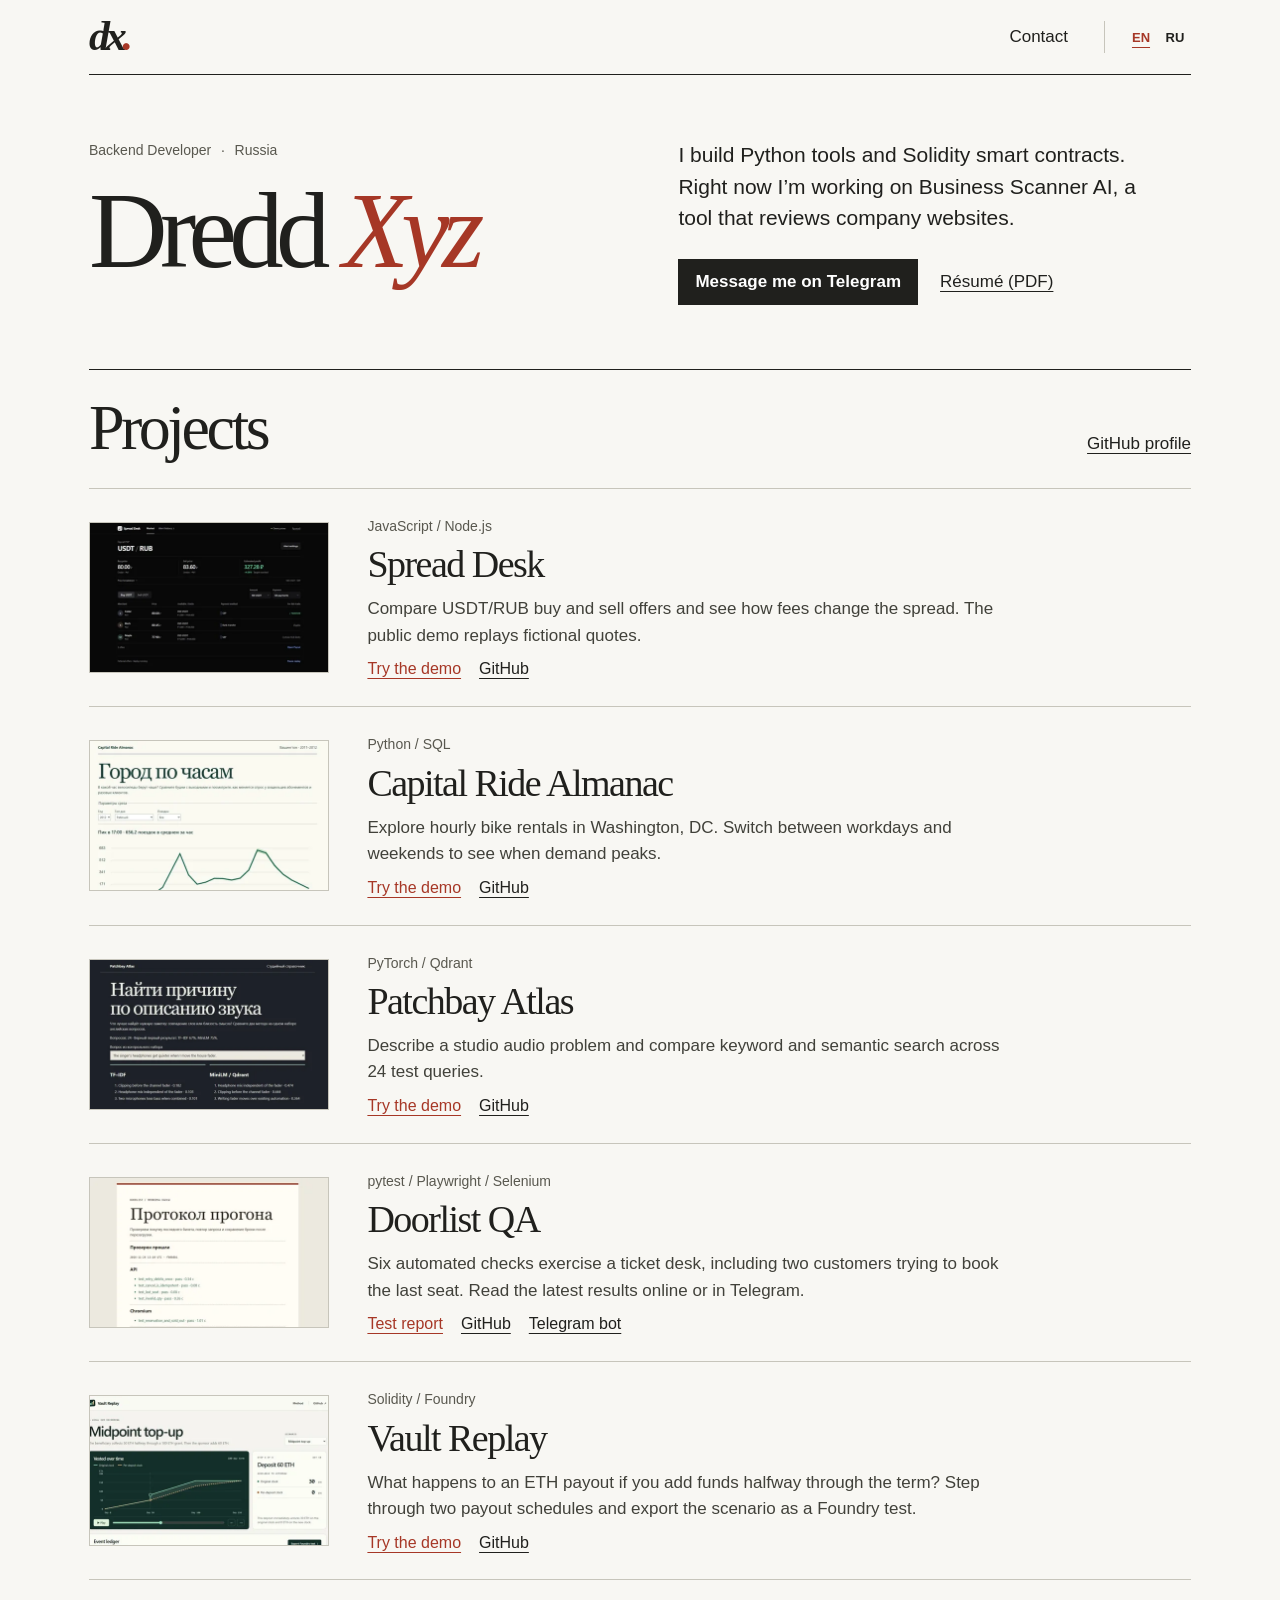
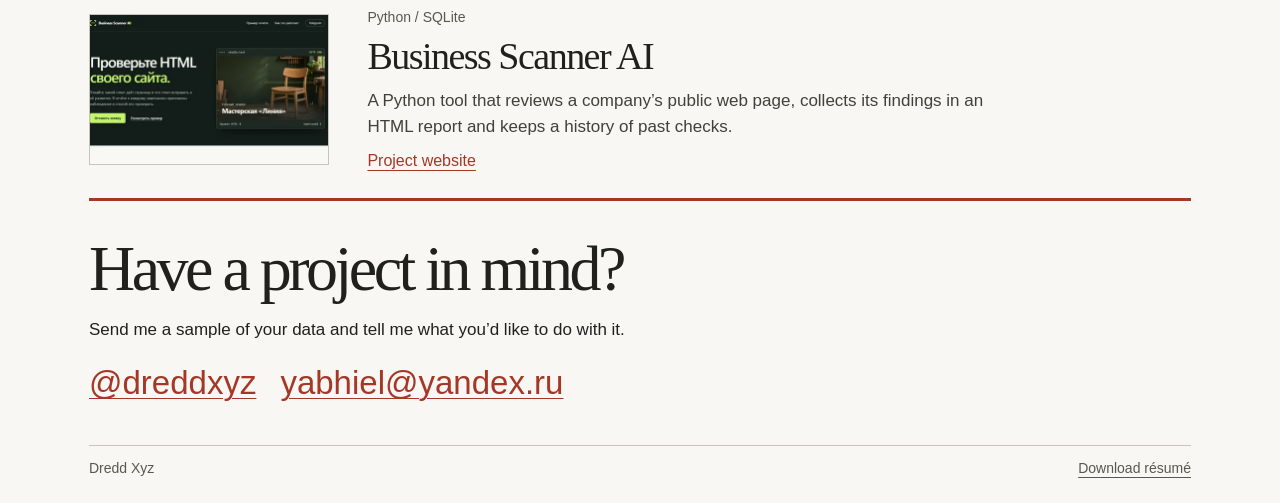
<file: index.html>
<!doctype html>
<html lang="en">
<head>
  <meta charset="utf-8"><meta name="viewport" content="width=device-width,initial-scale=1">
  <meta name="theme-color" content="#f8f7f3">
  <meta name="description" content="Dredd Xyz, a backend developer based in Russia. Explore Python and Solidity projects, view my résumé or get in touch.">
  <title>Dredd Xyz — Backend Developer</title>
  <link rel="stylesheet" href="/style.css">
  <link rel="alternate" hreflang="en" href="https://dreddxyz.github.io/">
  <link rel="alternate" hreflang="ru" href="https://dreddxyz.github.io/ru/">
  <link rel="alternate" hreflang="x-default" href="https://dreddxyz.github.io/">
</head>
<body>
<a class="skip" href="#work">Skip to projects</a>
<div class="page">
<header class="mast">
  <a class="signature" href="./" aria-label="Dredd Xyz, home">dx<span>.</span></a>
  <div class="mast-links">
    <nav aria-label="Sections"><a href="#contact">Contact</a></nav>
    <nav class="languages" aria-label="Site language"><a lang="en" hreflang="en" href="/" aria-current="page" aria-label="English">EN</a><a lang="ru" hreflang="ru" href="/ru/" aria-label="Русский">RU</a></nav>
  </div>
</header>
<main>
<section class="intro" aria-labelledby="name">
  <div class="intro-title">
    <p class="location">Backend Developer <span>·</span> Russia</p>
    <h1 id="name">Dredd <em>Xyz</em></h1>
  </div>
  <div class="intro-copy">
    <p class="statement">I build Python tools and Solidity smart contracts. Right now I’m working on Business Scanner AI, a tool that reviews company websites.</p>
    <div class="actions"><a class="primary" href="https://t.me/dreddxyz">Message me on Telegram</a><a class="text-link" href="/resume-en.pdf">Résumé (PDF)</a></div>
  </div>
</section>
<section id="work"><div class="section-head"><h2>Projects</h2><a class="text-link" href="https://github.com/dreddxyz">GitHub profile</a></div>
  <article class="project-entry">
    <a class="project-preview" href="https://dreddxyz.github.io/spread-desk/" aria-label="Open Spread Desk"><img src="/previews/spread-desk.webp" alt="" width="480" height="300" decoding="async"></a>
    <div><small>JavaScript / Node.js</small><h3>Spread Desk</h3><p>Compare USDT/RUB buy and sell offers and see how fees change the spread. The public demo replays fictional quotes.</p><div class="links"><a href="https://dreddxyz.github.io/spread-desk/">Try the demo</a> <a href="https://github.com/dreddxyz/spread-desk">GitHub</a></div></div>
  </article>
  <article class="project-entry">
    <a class="project-preview" href="https://dreddxyz.github.io/capital-ride-almanac/" aria-label="Open Capital Ride Almanac"><img src="/previews/capital-ride-almanac.webp" alt="" width="480" height="300" decoding="async"></a>
    <div><small>Python / SQL</small><h3>Capital Ride Almanac</h3><p>Explore hourly bike rentals in Washington, DC. Switch between workdays and weekends to see when demand peaks.</p><div class="links"><a href="https://dreddxyz.github.io/capital-ride-almanac/">Try the demo</a> <a href="https://github.com/dreddxyz/capital-ride-almanac">GitHub</a></div></div>
  </article>
  <article class="project-entry">
    <a class="project-preview" href="https://dreddxyz.github.io/patchbay-atlas/" aria-label="Open Patchbay Atlas"><img src="/previews/patchbay-atlas.webp" alt="" width="480" height="300" decoding="async"></a>
    <div><small>PyTorch / Qdrant</small><h3>Patchbay Atlas</h3><p>Describe a studio audio problem and compare keyword and semantic search across 24 test queries.</p><div class="links"><a href="https://dreddxyz.github.io/patchbay-atlas/">Try the demo</a> <a href="https://github.com/dreddxyz/patchbay-atlas">GitHub</a></div></div>
  </article>
  <article class="project-entry">
    <a class="project-preview" href="https://dreddxyz.github.io/doorlist-qa/" aria-label="Open Doorlist QA"><img src="/previews/doorlist-qa.webp" alt="" width="480" height="300" decoding="async"></a>
    <div><small>pytest / Playwright / Selenium</small><h3>Doorlist QA</h3><p>Six automated checks exercise a ticket desk, including two customers trying to book the last seat. Read the latest results online or in Telegram.</p><div class="links"><a href="https://dreddxyz.github.io/doorlist-qa/">Test report</a> <a href="https://github.com/dreddxyz/doorlist-qa">GitHub</a> <a href="https://t.me/DoorListQABot">Telegram bot</a></div></div>
  </article>
  <article class="project-entry">
    <a class="project-preview" href="https://dreddxyz.github.io/secure-vault/" aria-label="Open Vault Replay"><img src="/previews/secure-vault.webp" alt="" width="480" height="300" decoding="async"></a>
    <div><small>Solidity / Foundry</small><h3>Vault Replay</h3><p>What happens to an ETH payout if you add funds halfway through the term? Step through two payout schedules and export the scenario as a Foundry test.</p><div class="links"><a href="https://dreddxyz.github.io/secure-vault/">Try the demo</a> <a href="https://github.com/dreddxyz/secure-vault">GitHub</a></div></div>
  </article>
  <article class="project-entry">
    <a class="project-preview" href="https://business-scanner-ai.livelycaramel4.chatgpt.site/" aria-label="Open Business Scanner AI"><img src="/previews/business-scanner.webp" alt="" width="480" height="300" decoding="async"></a>
    <div><small>Python / SQLite</small><h3>Business Scanner AI</h3><p>A Python tool that reviews a company’s public web page, collects its findings in an HTML report and keeps a history of past checks.</p><div class="links"><a href="https://business-scanner-ai.livelycaramel4.chatgpt.site/">Project website</a></div></div>
  </article>
</section>
</main>
<footer id="contact"><h2>Have a project in mind?</h2><p>Send me a sample of your data and tell me what you’d like to do with it.</p><div class="contacts"><a href="https://t.me/dreddxyz">@dreddxyz</a><a href="mailto:yabhiel@yandex.ru">yabhiel@yandex.ru</a></div><div class="footline"><span>Dredd Xyz</span><a href="/resume-en.pdf">Download résumé</a></div></footer>
</div></body></html>
</file>
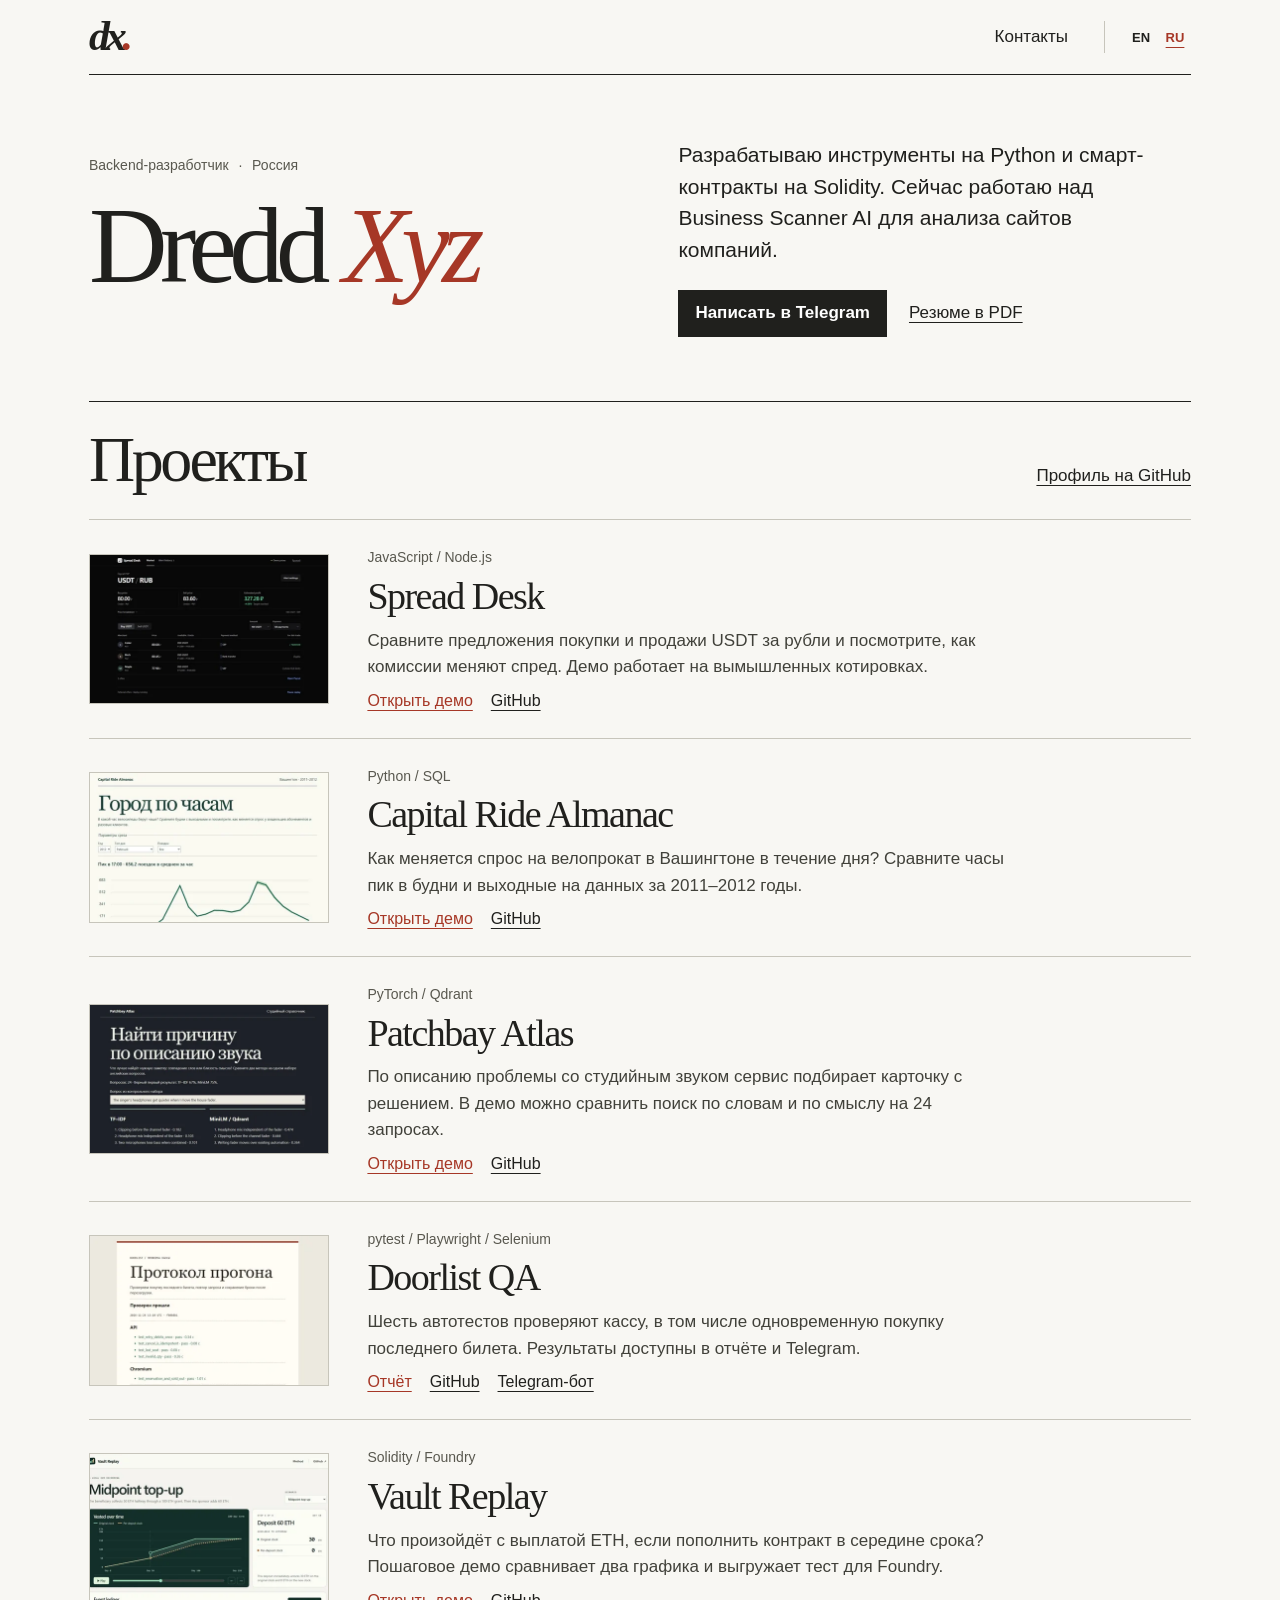
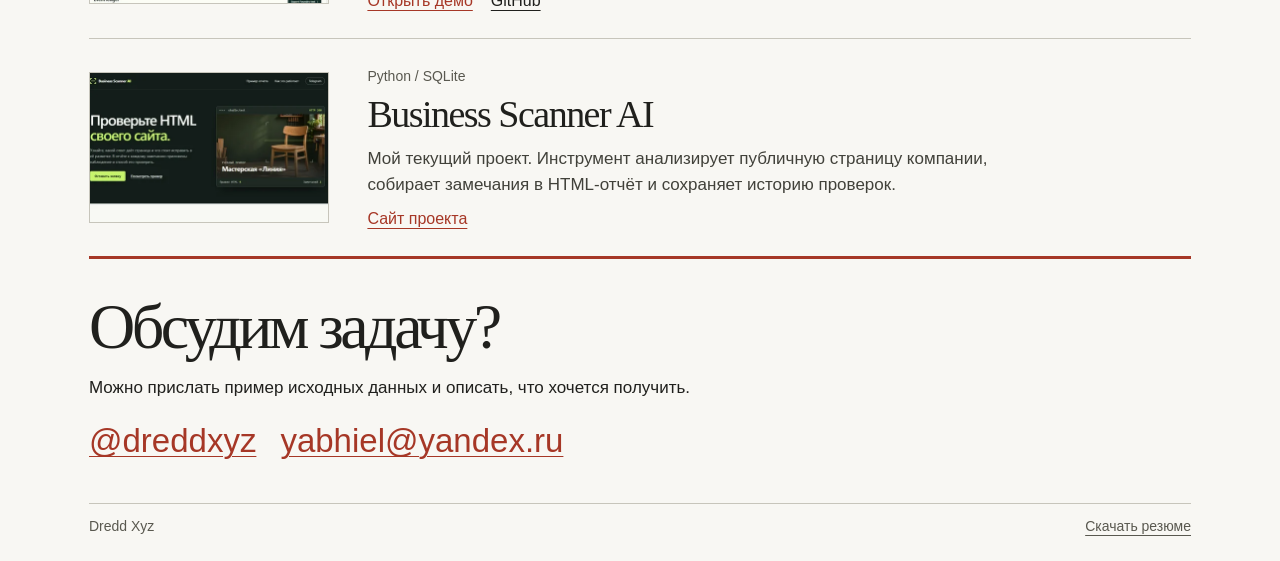
<file: ru/index.html>
<!doctype html>
<html lang="ru">
<head>
  <meta charset="utf-8"><meta name="viewport" content="width=device-width,initial-scale=1">
  <meta name="theme-color" content="#f8f7f3">
  <meta name="description" content="Dredd Xyz, Backend-разработчик из России. Живые примеры работ на Python и Solidity, резюме и контакты.">
  <title>Dredd Xyz — Backend-разработчик</title>
  <link rel="stylesheet" href="/style.css">
  <link rel="alternate" hreflang="en" href="https://dreddxyz.github.io/">
  <link rel="alternate" hreflang="ru" href="https://dreddxyz.github.io/ru/">
  <link rel="alternate" hreflang="x-default" href="https://dreddxyz.github.io/">
</head>
<body>
<a class="skip" href="#work">К проектам</a>
<div class="page">
<header class="mast">
  <a class="signature" href="./" aria-label="Dredd Xyz, главная">dx<span>.</span></a>
  <div class="mast-links">
    <nav aria-label="Разделы"><a href="#contact">Контакты</a></nav>
    <nav class="languages" aria-label="Язык сайта"><a lang="en" hreflang="en" href="/" aria-label="English">EN</a><a lang="ru" hreflang="ru" href="/ru/" aria-current="page" aria-label="Русский">RU</a></nav>
  </div>
</header>
<main>
<section class="intro" aria-labelledby="name">
  <div class="intro-title">
    <p class="location">Backend-разработчик <span>·</span> Россия</p>
    <h1 id="name">Dredd <em>Xyz</em></h1>
  </div>
  <div class="intro-copy">
    <p class="statement">Разрабатываю инструменты на Python и смарт-контракты на Solidity. Сейчас работаю над Business Scanner AI для анализа сайтов компаний.</p>
    <div class="actions"><a class="primary" href="https://t.me/dreddxyz">Написать в Telegram</a><a class="text-link" href="/resume.pdf">Резюме в PDF</a></div>
  </div>
</section>
<section id="work"><div class="section-head"><h2>Проекты</h2><a class="text-link" href="https://github.com/dreddxyz">Профиль на GitHub</a></div>
  <article class="project-entry">
    <a class="project-preview" href="https://dreddxyz.github.io/spread-desk/?lang=ru" aria-label="Открыть Spread Desk"><img src="/previews/spread-desk.webp" alt="" width="480" height="300" decoding="async"></a>
    <div><small>JavaScript / Node.js</small><h3>Spread Desk</h3><p>Сравните предложения покупки и продажи USDT за рубли и посмотрите, как комиссии меняют спред. Демо работает на вымышленных котировках.</p><div class="links"><a href="https://dreddxyz.github.io/spread-desk/?lang=ru">Открыть демо</a> <a href="https://github.com/dreddxyz/spread-desk">GitHub</a></div></div>
  </article>
  <article class="project-entry">
    <a class="project-preview" href="https://dreddxyz.github.io/capital-ride-almanac/" aria-label="Открыть Capital Ride Almanac"><img src="/previews/capital-ride-almanac.webp" alt="" width="480" height="300" decoding="async"></a>
    <div><small>Python / SQL</small><h3>Capital Ride Almanac</h3><p>Как меняется спрос на велопрокат в Вашингтоне в течение дня? Сравните часы пик в будни и выходные на данных за 2011–2012 годы.</p><div class="links"><a href="https://dreddxyz.github.io/capital-ride-almanac/">Открыть демо</a> <a href="https://github.com/dreddxyz/capital-ride-almanac">GitHub</a></div></div>
  </article>
  <article class="project-entry">
    <a class="project-preview" href="https://dreddxyz.github.io/patchbay-atlas/" aria-label="Открыть Patchbay Atlas"><img src="/previews/patchbay-atlas.webp" alt="" width="480" height="300" decoding="async"></a>
    <div><small>PyTorch / Qdrant</small><h3>Patchbay Atlas</h3><p>По описанию проблемы со студийным звуком сервис подбирает карточку с решением. В демо можно сравнить поиск по словам и по смыслу на 24 запросах.</p><div class="links"><a href="https://dreddxyz.github.io/patchbay-atlas/">Открыть демо</a> <a href="https://github.com/dreddxyz/patchbay-atlas">GitHub</a></div></div>
  </article>
  <article class="project-entry">
    <a class="project-preview" href="https://dreddxyz.github.io/doorlist-qa/" aria-label="Открыть Doorlist QA"><img src="/previews/doorlist-qa.webp" alt="" width="480" height="300" decoding="async"></a>
    <div><small>pytest / Playwright / Selenium</small><h3>Doorlist QA</h3><p>Шесть автотестов проверяют кассу, в том числе одновременную покупку последнего билета. Результаты доступны в отчёте и Telegram.</p><div class="links"><a href="https://dreddxyz.github.io/doorlist-qa/">Отчёт</a> <a href="https://github.com/dreddxyz/doorlist-qa">GitHub</a> <a href="https://t.me/DoorListQABot">Telegram-бот</a></div></div>
  </article>
  <article class="project-entry">
    <a class="project-preview" href="https://dreddxyz.github.io/secure-vault/" aria-label="Открыть Vault Replay"><img src="/previews/secure-vault.webp" alt="" width="480" height="300" decoding="async"></a>
    <div><small>Solidity / Foundry</small><h3>Vault Replay</h3><p>Что произойдёт с выплатой ETH, если пополнить контракт в середине срока? Пошаговое демо сравнивает два графика и выгружает тест для Foundry.</p><div class="links"><a href="https://dreddxyz.github.io/secure-vault/">Открыть демо</a> <a href="https://github.com/dreddxyz/secure-vault">GitHub</a></div></div>
  </article>
  <article class="project-entry">
    <a class="project-preview" href="https://business-scanner-ai.livelycaramel4.chatgpt.site/" aria-label="Открыть Business Scanner AI"><img src="/previews/business-scanner.webp" alt="" width="480" height="300" decoding="async"></a>
    <div><small>Python / SQLite</small><h3>Business Scanner AI</h3><p>Мой текущий проект. Инструмент анализирует публичную страницу компании, собирает замечания в HTML-отчёт и сохраняет историю проверок.</p><div class="links"><a href="https://business-scanner-ai.livelycaramel4.chatgpt.site/">Сайт проекта</a></div></div>
  </article>
</section>
</main>
<footer id="contact"><h2>Обсудим задачу?</h2><p>Можно прислать пример исходных данных и описать, что хочется получить.</p><div class="contacts"><a href="https://t.me/dreddxyz">@dreddxyz</a><a href="mailto:yabhiel@yandex.ru">yabhiel@yandex.ru</a></div><div class="footline"><span>Dredd Xyz</span><a href="/resume.pdf">Скачать резюме</a></div></footer>
</div></body></html>
</file>
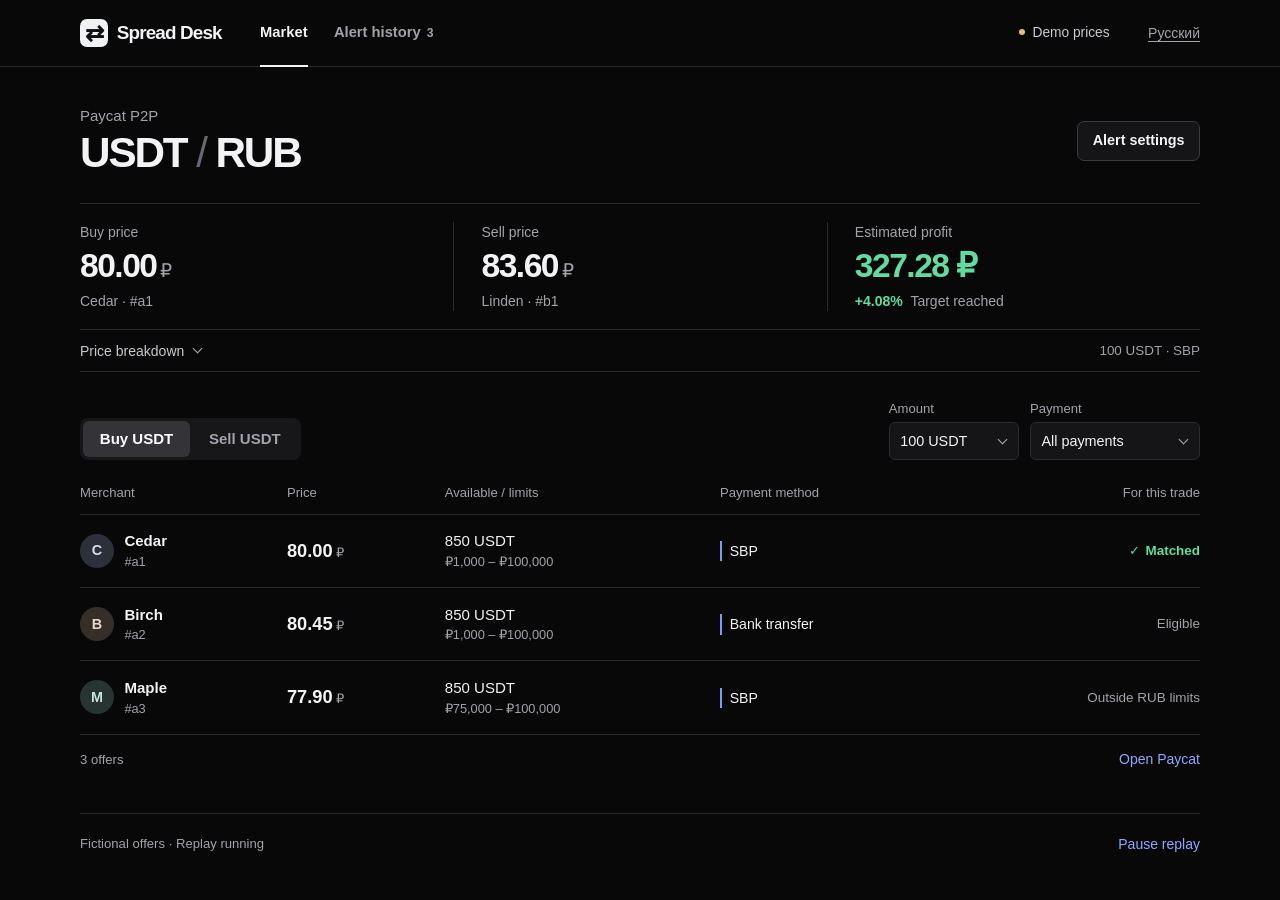
<file: spread-desk/index.html>
<!doctype html>
<html lang="en">
<head>
  <meta charset="utf-8">
  <meta name="viewport" content="width=device-width,initial-scale=1">
  <meta name="color-scheme" content="dark">
  <meta name="theme-color" content="#080809">
  <meta name="description" content="Try a Paycat USDT/RUB spread monitor with fictional P2P offers.">
  <title>Spread Desk · P2P market demo</title>
  <link rel="stylesheet" href="style.css">
  <script defer src="examples.js"></script>
  <script defer src="i18n.js"></script>
  <script defer src="view.js"></script>
  <script defer src="replay.js"></script>
</head>
<body>
  <header class="mast"><div class="mast-inner wrap">
    <div class="brand"><span class="brand-mark" aria-hidden="true">⇄</span>Spread Desk</div>
    <nav role="tablist" aria-label="Market views">
      <button id="book-tab" type="button" role="tab" aria-selected="true" aria-controls="book-pane">Market</button>
      <button id="log-tab" type="button" role="tab" aria-selected="false" aria-controls="log-pane" tabindex="-1">Alert history <span id="log-count" class="count"></span></button>
    </nav>
    <span class="demo-label">Demo prices</span>
    <a id="language-switch" href="?lang=ru" lang="ru" hreflang="ru">Русский</a>
  </div></header>
  <main class="wrap">
    <div id="book-pane" role="tabpanel" aria-labelledby="book-tab">
      <div class="market-heading">
        <div><p class="venue">Paycat P2P</p><h1>USDT <span>/</span> RUB</h1></div>
        <button id="fees-open" type="button" class="subtle-button" aria-haspopup="dialog">Alert settings</button>
      </div>
      <section class="quotes" aria-label="Best matched prices for the sample trade">
        <div class="quote"><h2>Buy price</h2><p class="price"><span id="buy-price">—</span><small> ₽</small></p><p id="buy-merchant" class="muted">—</p></div>
        <div class="quote"><h2>Sell price</h2><p class="price"><span id="sell-price">—</span><small> ₽</small></p><p id="sell-merchant" class="muted">—</p></div>
        <div class="quote return"><h2>Estimated profit</h2><p class="price" id="profit">—</p><p class="return-line"><strong id="net">—</strong><span id="decision">Waiting</span></p></div>
      </section>
      <p id="availability-note" class="availability" role="status" hidden></p>
      <details id="quote-details" class="details">
        <summary><span>Price breakdown <i aria-hidden="true" class="chevron"></i></span><small id="route-method"></small></summary>
        <div class="detail-body">
          <div><dl class="breakdown"><div><dt>Gross spread</dt><dd id="gross">—</dd></div><div><dt>Estimated fees</dt><dd id="costs">—</dd></div></dl>
            <p id="route-caption"></p><p id="resale"></p></div>
          <div class="chart"><div class="chart-title"><h2>Net spread history</h2><span id="target-legend"></span></div>
            <div class="chart-wrap"><canvas id="chart" aria-label="Net spread history"></canvas></div>
            <div class="chart-foot"><span id="first-time">—</span><span id="last-time">—</span></div></div>
        </div>
      </details>
      <section class="market-book" aria-label="Sample P2P offers">
        <div class="toolbar">
          <div role="group" aria-label="Show offers to" class="side-switch">
            <button id="side-buy" type="button" aria-pressed="true">Buy USDT</button><button id="side-sell" type="button" aria-pressed="false">Sell USDT</button>
          </div>
          <div class="demo-filters">
            <label class="field">Amount<span class="select-wrap"><select id="amount"><option value="50">50 USDT</option><option value="100" selected>100 USDT</option><option value="200">200 USDT</option><option value="1000">1,000 USDT</option></select><i class="chevron" aria-hidden="true"></i></span></label>
            <label class="field">Payment<span class="select-wrap"><select id="payment"><option value="">All payments</option><option value="SBP">SBP</option><option value="Bank transfer">Bank transfer</option></select><i class="chevron" aria-hidden="true"></i></span></label>
          </div>
        </div>
        <table id="order-table" aria-label="Offers to buy USDT"><thead><tr><th scope="col">Merchant</th><th scope="col">Price</th><th scope="col">Available / limits</th><th scope="col">Payment method</th><th scope="col">For this trade</th></tr></thead><tbody id="offers"></tbody></table>
        <p id="book-empty" class="empty" hidden></p>
        <div class="book-bottom"><span id="book-count"></span><a data-paycat-market href="https://paycat.com/en/p2p" target="_blank" rel="noopener noreferrer">Open Paycat</a></div>
      </section>
    </div>
    <section id="log-pane" role="tabpanel" aria-labelledby="log-tab" hidden>
      <div class="market-heading"><div><p class="venue">Paycat P2P</p><h1>Alert history</h1></div></div>
      <ul id="log" class="event-list"></ul><p id="log-empty" class="empty">No sample offers crossed your alert threshold.</p>
    </section>
    <footer><span id="foot-source">Fictional offers</span><button id="play" type="button" class="text-button">Pause replay</button></footer>
  </main>
  <dialog id="fee-dialog" aria-labelledby="fee-title">
    <div class="dialog-head"><h2 id="fee-title">Alert settings</h2><button type="button" class="close" id="fees-close" aria-label="Close">×</button></div>
    <form id="fee-form">
      <label>Alert when net spread reaches (%)<input name="target" type="text" inputmode="decimal" value="4" required></label>
      <label>Sample fees<select name="fees"><option value="standard">0.20% on each side</option><option value="transfer">0.20% on each side + ₽10</option><option value="zero">No fees</option></select></label>
      <button class="primary" type="submit">Save settings</button>
    </form>
  </dialog>
  <noscript>Enable JavaScript to play the sample market. <span lang="ru">Для работы страницы включите JavaScript.</span></noscript>
</body>
</html>
</file>
<file: style.css>
*{box-sizing:border-box}
:root{--paper:#f8f7f3;--ink:#20201d;--muted:#59584f;--red:#a63726;--rule:#c7c5bb;--sans:Inter,"Segoe UI",Arial,sans-serif;--serif:"PT Serif",Georgia,"Times New Roman",serif}
html{scroll-behavior:smooth;scroll-padding-top:24px}body{background:var(--paper);color:var(--ink);margin:0;font:17px/1.56 var(--sans)}
a{color:inherit;text-underline-offset:4px;text-decoration-thickness:1px}a:hover{color:var(--red)}a:focus-visible{outline:3px solid #147d91;outline-offset:4px}
.page{max-width:1230px;margin:0 auto;padding:0 clamp(20px,5vw,76px)}.mast,.mast nav,.section-head,.actions,.links,.contacts,.footline,.work-title{display:flex;align-items:center}.mast,.section-head,.footline,.work-title{justify-content:space-between}
.mast{min-height:75px;border-bottom:1px solid var(--ink)}.mast nav,.links,.actions,.contacts{gap:24px;flex-wrap:wrap}.mast nav a{text-decoration:none}.signature{font:bold italic 42px/.8 var(--serif);letter-spacing:-.1em;text-decoration:none}.signature span{color:var(--red)}
.skip{position:absolute;top:-100px;padding:8px;background:white}.skip:focus{top:0}
.intro{display:grid;grid-template-columns:1fr 1fr;gap:clamp(24px,6vw,90px);align-items:center;padding:clamp(40px,5vw,76px) 0}
.location,small,.preview-meta,.footline{font:14px/1.5 var(--sans);color:var(--muted)}.location{margin:0}.location span{margin:0 .42em}h1,h2,h3,p,figure{margin:0}
h1{font:normal clamp(66px,8.5vw,114px)/.89 var(--serif);letter-spacing:-.07em;margin:22px 0 25px}h1 em{color:var(--red);font-weight:normal}
.statement{max-width:490px;font-size:clamp(17px,1.65vw,21px);line-height:1.5}.actions{margin-top:25px;gap:22px}.primary{background:var(--ink);color:white;padding:10px 17px;text-decoration:none;font-weight:550}.primary:hover{background:var(--red);color:white}

h2{font:400 clamp(37px,5vw,64px)/1.06 var(--serif);letter-spacing:-.055em}.section-head{border-top:1px solid var(--ink);padding:24px 0 26px;align-items:baseline}
h3{font:500 clamp(25px,3vw,38px)/1.18 var(--serif);letter-spacing:-.04em}.work-title{margin:16px 0 8px;gap:8px}.project-row p{color:#41413a}.links{font-size:16px;gap:18px;margin-top:12px}.links a:first-child{color:var(--red)}
.project-row{display:grid;grid-template-columns:1fr 1.45fr .5fr;gap:26px;padding:22px 0;border-top:1px solid var(--rule);align-items:start}.project-row .links{margin:0;justify-content:flex-end;flex-direction:column;align-items:end;gap:6px}.project-row small{display:block;margin-bottom:5px}
.about{display:grid;grid-template-columns:1fr 2fr;gap:36px;padding:40px 0;border-top:1px solid var(--ink);margin-top:16px}.about p+p{margin-top:12px}footer{border-top:3px solid var(--red);padding:34px 0 24px}footer p{margin:14px 0}.contacts a{font-size:clamp(20px,3vw,33px);color:var(--red)}.footline{border-top:1px solid var(--rule);padding-top:12px;margin-top:36px}
@media(max-width:730px){.mast{min-height:62px}.mast nav{gap:14px;font-size:15px}.intro{grid-template-columns:1fr;gap:8px}.location{font-size:14px}h1{font-size:clamp(53px,10.9vw,77px)}.statement{max-width:540px}.project-row,.about{grid-template-columns:1fr;gap:14px}.project-row .links{align-items:start;flex-direction:row;justify-content:start;gap:18px}.section-head a{font-size:14px}.about{padding:28px 0}.contacts{gap:10px 24px}}
@media(prefers-reduced-motion:reduce){html{scroll-behavior:auto}}

.mast-links{display:flex;align-items:center;gap:clamp(12px,3vw,36px)}
.mast .languages{gap:2px;border-left:1px solid var(--rule);padding-left:clamp(8px,2vw,20px);flex-wrap:nowrap}
.languages a{display:inline-flex;align-items:center;justify-content:center;min-height:32px;min-width:32px;font:600 13px/1 var(--sans)}
.languages a[aria-current="page"]{color:var(--red);text-decoration:underline;text-underline-offset:5px}
@media(max-width:380px){.mast-links{gap:8px}.mast-links nav{gap:8px}.mast .languages{gap:0;padding-left:4px}}

.project-entry{display:grid;grid-template-columns:clamp(160px,20vw,240px) minmax(0,1fr);gap:clamp(20px,3vw,46px);align-items:center;padding:24px 0;border-top:1px solid var(--rule)}
.project-preview{display:block;border:1px solid var(--rule);background:var(--paper)}
.project-preview:hover{border-color:var(--red)}
.project-preview img{display:block;width:100%;height:auto;aspect-ratio:8/5}
.project-entry h3{margin:3px 0 9px}
.project-entry p{max-width:68ch;color:#41413a}
.project-entry .links{margin-top:8px}
@media(max-width:540px){.project-entry{grid-template-columns:minmax(0,1fr) 100px;gap:8px 14px;align-items:start}.project-entry>div{display:contents}.project-entry small,.project-entry h3{grid-column:1}.project-entry small{grid-row:1;align-self:end}.project-entry h3{grid-row:2;margin:0}.project-preview{grid-column:2;grid-row:1/3;align-self:center}.project-entry p,.project-entry .links{grid-column:1/-1}.project-entry .links{margin-top:0}}
</file>
<file: spread-desk/style.css>
:root {
  color-scheme: dark;
  font: 16px/1.45 Inter, "Segoe UI", Arial, sans-serif;
  --bg: #080809;
  --surface: #151517;
  --raised: #202023;
  --line: #2b2b2f;
  --text: #f3f3f5;
  --muted: #a2a2ac;
  --blue: #89abff;
  --green: #62dba1;
  --red: #ff9197;
  --amber: #dfbc78;
  background: var(--bg);
  color: var(--text);
}
* { box-sizing: border-box; }
body, h1, h2, h3, p, dl, dd { margin: 0; }
button, input, select { font: inherit; color: inherit; }
button { cursor: pointer; border: 0; background: none; }
input, select { min-width: 0; }
button, a, input, select, summary { touch-action: manipulation; }
:focus-visible { outline: 2px solid var(--blue); outline-offset: 3px; }
[hidden] { display: none !important; }
a { color: var(--blue); text-underline-offset: .2em; }
.visually-hidden { position: absolute; width: 1px; height: 1px; padding: 0; margin: -1px; overflow: hidden; clip-path: inset(50%); }
.visually-hidden:focus-visible { clip-path: none; width: auto; height: auto; margin: 0; background: var(--surface); z-index: 1; }
.wrap { width: min(1120px, calc(100% - 5rem)); margin-inline: auto; }
.mast { border-bottom: 1px solid var(--line); }
.mast-inner { min-height: 66px; display: flex; align-items: center; gap: 3.25rem; }
.brand { display: inline-flex; align-items: center; gap: .55rem; font-size: 1.18rem; font-weight: 700; letter-spacing: -.045em; white-space: nowrap; }
.brand-mark { display: grid; place-items: center; width: 28px; height: 28px; border-radius: 7px; background: #f0f1f5; color: #101013; font: bold 23px/1 Arial, sans-serif; }
.mast nav { display: flex; gap: 1.65rem; align-self: stretch; }
.mast [role=tab] { position: relative; padding: .3rem 0; color: var(--muted); font-size: .92rem; font-weight: 550; }
.mast [aria-selected=true] { color: var(--text); }
.mast [aria-selected=true]::after { content: ""; position: absolute; inset: auto 0 -1px; height: 2px; background: var(--text); }
.count { margin-left: .12rem; font-size: .76rem; font-variant-numeric: tabular-nums; }
.source-button, .subtle-button, .primary { border-radius: 7px; font-size: .9rem; font-weight: 580; line-height: 1.2; padding: .65rem .9rem; }
.source-button { margin-left: auto; display: inline-flex; align-items: center; gap: .55rem; border: 1px solid #3a3a40; background: #121214; }
.source-button:hover, .subtle-button:hover { background: #27272b; }
.source-button #source-chip::before { content: ""; display: inline-block; width: 6px; height: 6px; border-radius: 50%; background: var(--amber); vertical-align: .13em; margin-right: .45rem; }
.source-button #source-chip.external::before { background: var(--green); }
.demo-label { margin-left: auto; align-self: center; font-size: .86rem; color: #c9c9ce; white-space: nowrap; }
.demo-label::before { content: ""; display: inline-block; width: 6px; height: 6px; border-radius: 50%; background: var(--amber); vertical-align: .14em; margin-right: .45rem; }
#language-switch { align-self: center; color: var(--muted); font-size: .875rem; padding-block: .4rem; text-underline-offset: .22em; }
#language-switch:hover, #language-switch:focus-visible { color: var(--text); }
.mast-inner:has(#language-switch) { column-gap: clamp(1rem, 3vw, 2.5rem); }
.chevron { width: 7px; height: 7px; display: inline-block; flex: none; border: solid #adadb6; border-width: 0 1.5px 1.5px 0; transform: translateY(-2px) rotate(45deg); }
.subtle-button { border: 1px solid #3a3a40; background: #151517; }
.primary { background: #3266ee; color: #fff; }
.primary:hover { background: #487aff; }
.text-button, .book-bottom a { font-size: .875rem; font-weight: 540; color: var(--blue); padding: .25rem 0; text-decoration: none; }
.text-button:hover, .book-bottom a:hover { text-decoration: underline; }
.market-heading { display: flex; justify-content: space-between; align-items: center; gap: 1rem; padding: 2.35rem 0 1.6rem; }
.venue { color: var(--muted); font-size: .9375rem; margin-bottom: .18rem; }
h1 { font-size: clamp(2rem, 3.3vw, 2.65rem); line-height: 1.14; letter-spacing: -.05em; font-weight: 650; }
h1 span { color: #686870; font-weight: 380; }
.quotes { display: grid; grid-template-columns: 1fr 1fr 1fr; border-block: 1px solid var(--line); padding: 1.15rem 0; }
.quote { min-width: 0; padding-right: 1rem; }
.quote + .quote { border-left: 1px solid var(--line); padding-left: 1.7rem; }
.quote h2, .chart-title h2 { font-size: .875rem; color: var(--muted); font-weight: 500; }
.price { font-size: clamp(1.7rem, 2.65vw, 2.1rem); font-variant-numeric: tabular-nums; line-height: 1.15; font-weight: 600; letter-spacing: -.045em; margin: .26rem 0 .32rem; overflow-wrap: anywhere; }
.price small { color: var(--muted); font-size: .57em; font-weight: 450; }
.muted, .return-line { color: var(--muted); font-size: .875rem; overflow-wrap: anywhere; }
.return-line { display: flex; flex-wrap: wrap; align-items: baseline; gap: .48rem; }
.return-line strong { font-weight: 620; color: var(--text); font-variant-numeric: tabular-nums; }
.up, .return-line strong.up { color: var(--green); }
.down, .return-line strong.down { color: var(--red); }
.availability, .notice, .hold { color: var(--amber); }
.availability, .notice { font-size: .9rem; margin-top: .75rem; }
.notice:empty { display: none; }
.details { font-size: .875rem; color: var(--muted); border-bottom: 1px solid var(--line); }
.details summary { display: flex; gap: 1rem; justify-content: space-between; align-items: center; padding-block: .65rem; cursor: pointer; list-style: none; }
.details summary::-webkit-details-marker { display: none; }
.details summary > span { display: inline-flex; align-items: center; gap: .6rem; color: #c8c8ce; }
.details summary:hover > span { color: #fff; }
.details summary small { font-size: .84rem; }
.details[open] summary .chevron { transform: translateY(1px) rotate(225deg); }
.detail-body { display: grid; grid-template-columns: 1fr 1fr; gap: 2.5rem; align-items: center; padding: .7rem 0 1.25rem; }
.breakdown > div, .chart-title, .chart-foot { display: flex; justify-content: space-between; gap: 1rem; }
.breakdown > div { margin-bottom: .4rem; }
.breakdown dd { color: var(--text); font-variant-numeric: tabular-nums; }
.detail-body p { margin-top: .5rem; }
.chart-wrap { position: relative; width: 100%; height: 91px; margin-top: .4rem; }
.chart-wrap canvas { position: absolute; inset: 0; display: block; width: 100%; height: 100%; }
.chart-title, .chart-foot { font-size: .78rem; }
.chart-foot { font-variant-numeric: tabular-nums; }

.market-book { margin-top: 1.65rem; }
.toolbar { display: flex; align-items: end; justify-content: space-between; flex-wrap: wrap; gap: 1rem; margin-bottom: 1.45rem; }
.side-switch { display: inline-flex; align-items: center; background: #171719; border-radius: 8px; padding: 3px; gap: 2px; }
.side-switch button { border-radius: 6px; padding: .56rem 1.05rem; line-height: 1.2; font-size: .94rem; color: var(--muted); font-weight: 600; }
.side-switch button:hover { color: var(--text); }
.side-switch [aria-pressed=true] { background: #333338; color: white; }
#settings, .demo-filters { display: flex; align-items: end; gap: .7rem; flex-wrap: wrap; }
.demo-filters #amount { width: 8rem; }
.field, #fee-form label { display: grid; gap: .28rem; color: var(--muted); font-size: .82rem; font-weight: 500; }
.field-value, .select-wrap { display: flex; align-items: center; position: relative; border: 1px solid var(--line); border-radius: 6px; background: var(--surface); height: 38px; }
.field-value:focus-within, .select-wrap:focus-within { outline: 2px solid var(--blue); outline-offset: 1px; }
.field input, .field select { background: transparent; border: 0; outline: 0; color: var(--text); font-size: .9rem; }
.field input { width: 6.1rem; padding: .45rem .65rem; }
.field-value > span { padding-right: .7rem; color: #c2c2c9; font-size: .85rem; }
.field select { width: 10.5rem; height: 100%; appearance: none; padding: .4rem 1.9rem .4rem .65rem; }
select option { background: var(--surface); color: var(--text); }
.select-wrap .chevron { position: absolute; right: .75rem; pointer-events: none; }
table { border-collapse: collapse; width: 100%; text-align: left; font-size: .94rem; }
th { color: var(--muted); font-size: .82rem; font-weight: 500; white-space: nowrap; }
th, td { border-bottom: 1px solid var(--line); padding: .98rem .65rem; }
th { padding-top: 0; padding-bottom: .7rem; }
th:first-child, td:first-child { padding-left: 0; }
th:last-child, td:last-child { text-align: right; padding-right: 0; }
td { overflow-wrap: anywhere; }
.merchant-inner { display: flex; align-items: center; gap: .65rem; }
.avatar { width: 34px; height: 34px; display: grid; place-items: center; flex: none; border-radius: 50%; color: #dad6e2; background: #302d37; font-size: .9rem; font-weight: 620; }
.avatar.t1 { background: #273431; color: #c9e4d8; }
.avatar.t2 { background: #352e29; color: #ead9c6; }
.avatar.t3 { background: #2b303a; color: #d1dbf1; }
.merchant-text strong, .quantity span { display: block; }
.merchant-text strong { font-weight: 620; }
td small { display: block; color: var(--muted); font-size: .8rem; line-height: 1.5; }
.price-cell { font-weight: 630; font-size: 1.14rem; white-space: nowrap; }
.price-cell span { color: var(--muted); font-size: .81rem; margin-left: .24rem; font-weight: 500; }
.price-cell, .quantity { font-variant-numeric: tabular-nums; }
.payment { display: inline-block; border-left: 2px solid #7c9bf2; padding-left: .48rem; font-size: .88rem; }
.status { color: var(--muted); font-size: .84rem; }
.status.matched { color: var(--green); font-weight: 580; }
.status.matched::before { content: "✓"; display: inline-block; margin-right: .32rem; }
.book-bottom, footer { display: flex; align-items: center; justify-content: space-between; gap: .75rem; color: var(--muted); font-size: .82rem; }
.book-bottom { padding: .65rem 0; }
footer { border-top: 1px solid var(--line); margin-top: 1.8rem; padding: 1rem 0 2.5rem; flex-wrap: wrap; }
.event-list { list-style: none; margin: 0; padding: 0; border-top: 1px solid var(--line); }
.event-list li { display: grid; grid-template-columns: auto 1fr auto; gap: 1rem; align-items: baseline; padding: .95rem 0; border-bottom: 1px solid var(--line); }
.event-list time, .event-list small, .empty { color: var(--muted); font-size: .875rem; }
.event-list small { display: block; overflow-wrap: anywhere; }
.event-list strong { font-weight: 600; font-variant-numeric: tabular-nums; }
.empty { padding: 1.6rem .1rem; }
dialog { width: min(420px, calc(100% - 2rem)); max-height: calc(100dvh - 2rem); color: var(--text); background: #171719; border: 1px solid #38383c; border-radius: 12px; padding: 1.35rem; }
dialog::backdrop { background: rgb(0 0 0 / .7); }
.dialog-head, .actions { display: flex; align-items: center; gap: .6rem; }
.dialog-head { justify-content: space-between; margin-bottom: .9rem; }
.dialog-head h2 { font-size: 1.3rem; font-weight: 650; letter-spacing: -.03em; }
dialog h3 { font-size: 1rem; }
dialog p { margin: .35rem 0 .85rem; color: var(--muted); font-size: .9rem; }
dialog hr { border: 0; border-top: 1px solid var(--line); margin: 1rem 0; }
.close { font-size: 1.45rem; line-height: 1; padding: .3rem; color: var(--muted); }
.actions + .text-button { margin-top: .65rem; }
#fee-form { display: grid; gap: .75rem; }
#fee-form input, #fee-form select { width: 100%; min-width: 0; border: 1px solid #414146; background: var(--bg); border-radius: 6px; padding: .55rem .65rem; }
#fee-form p { margin: 0; }
.fee-pair { display: grid; grid-template-columns: 1fr 1fr; gap: .75rem; }
@media (max-width: 780px) {
  .wrap { width: calc(100% - 2.5rem); }
  .mast-inner { gap: 2rem; }
  .quote + .quote { padding-left: 1rem; }
  .quote { padding-right: .65rem; }
  .avatar { display: none; }
  th, td { padding-inline: .4rem; }
}
@media (max-width: 600px) {
  .wrap { width: calc(100% - 2rem); }
  .mast-inner { display: grid; grid-template-columns: 1fr auto; gap: 0 1rem; }
  .brand, .source-button { margin-block: .7rem; }
  .mast nav { grid-area: 2 / 1 / 3 / 2; gap: 1rem; min-height: 40px; white-space: nowrap; }
  .mast-inner:has(#language-switch) { column-gap: .55rem; }
  #language-switch { grid-area: 2 / 2; justify-self: end; }
  .source-button, .demo-label { grid-area: 1 / 2; }
  .market-heading { padding: 1.45rem 0 1.1rem; }
  .quotes { grid-template-columns: 1fr 1fr; padding: .9rem 0 0; }
  .quote:nth-child(2) { padding-left: 1rem; }
  .quote.return { grid-column: 1 / -1; display: grid; grid-template-columns: 1fr auto; align-items: baseline; border: 0; border-top: 1px solid var(--line); padding: .7rem 0; margin-top: .85rem; }
  .return .price { grid-area: 1 / 2; margin: 0; font-size: 1.38rem; text-align: right; }
  .return-line { grid-column: 1 / -1; }
  .detail-body { grid-template-columns: 1fr; gap: 1.1rem; }
  .market-book { margin-top: 1.15rem; }
  .toolbar { display: grid; justify-content: stretch; gap: .7rem; margin-bottom: .9rem; }
  .side-switch { justify-self: start; }
  #settings, .demo-filters { display: grid; grid-template-columns: minmax(0,.88fr) minmax(0,1.12fr); }
  .field input, .field select, .demo-filters #amount { width: 100%; }
  table, tbody { display: block; }
  thead { position: absolute; width: 1px; height: 1px; overflow: hidden; clip-path: inset(50%); }
  tbody tr { display: grid; grid-template-columns: minmax(0,1fr) minmax(0,1fr); align-items: center; gap: .4rem .6rem; padding-block: .9rem; border-top: 1px solid var(--line); }
  tbody tr:last-child { border-bottom: 1px solid var(--line); }
  td { padding: 0; border: 0; }
  .avatar { display: grid; width: 29px; height: 29px; }
  .price-cell { text-align: right; }
  .quantity { grid-column: 1; grid-row: 2 / 4; font-size: .85rem; }
  .payment-cell { text-align: right; }
  .payment { font-size: .78rem; }
  .status { font-size: .77rem; }
  .book-bottom { padding-block: .5rem; }
  footer { margin-top: 1rem; }
  .event-list li { grid-template-columns: 1fr auto; gap: .35rem .5rem; }
  .event-list li > div { grid-column: 1 / -1; grid-row: 2; }
}
</file>
